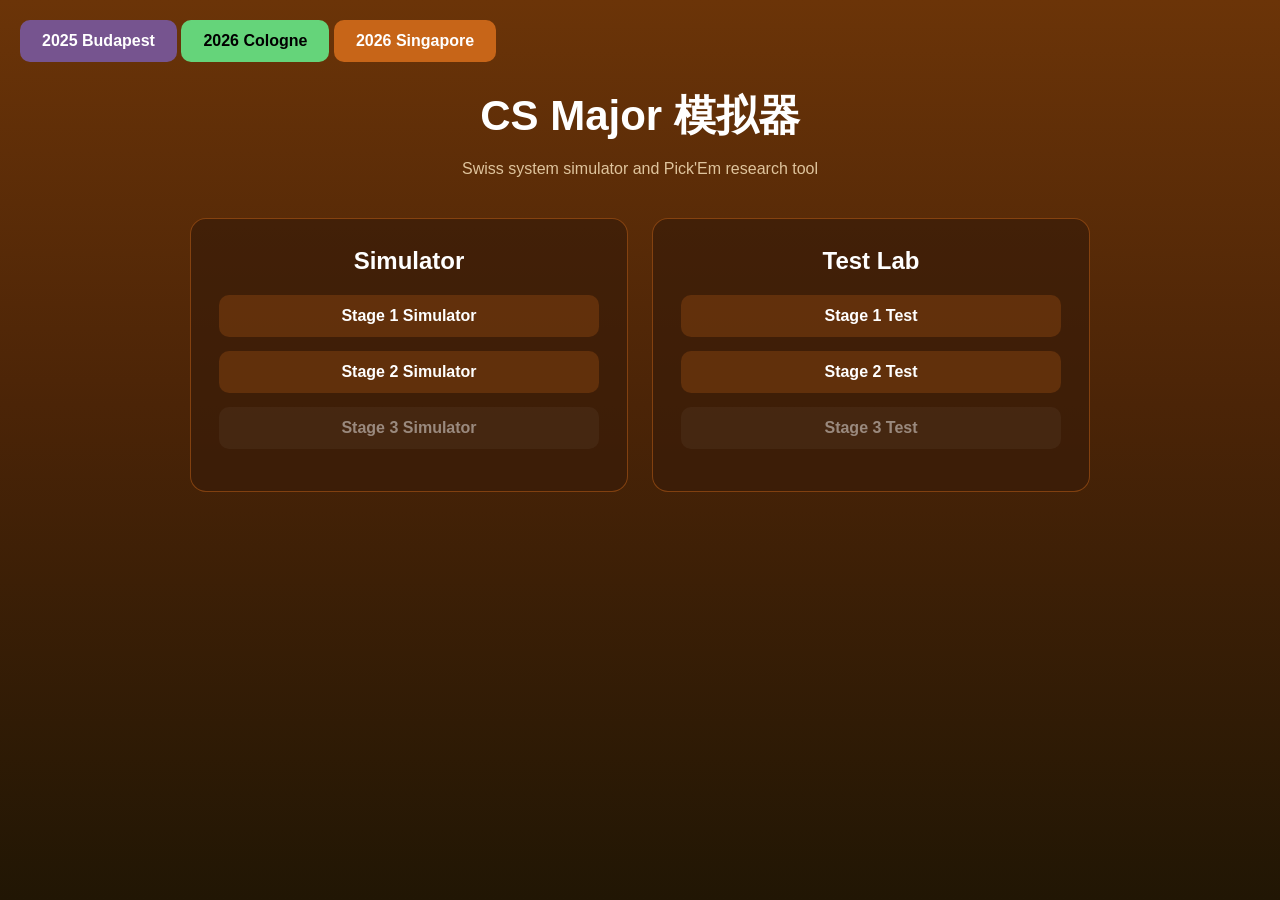
<file: index.html>
<!DOCTYPE html>
<html>
<head>
    <meta charset="UTF-8">
    <meta http-equiv="refresh" content="0; url=web/index.html">
    <title>CS Major Simulator</title>
</head>
<body>
    <p>Redirecting to CS Major Simulator...</p>
</body>
</html>
</file>
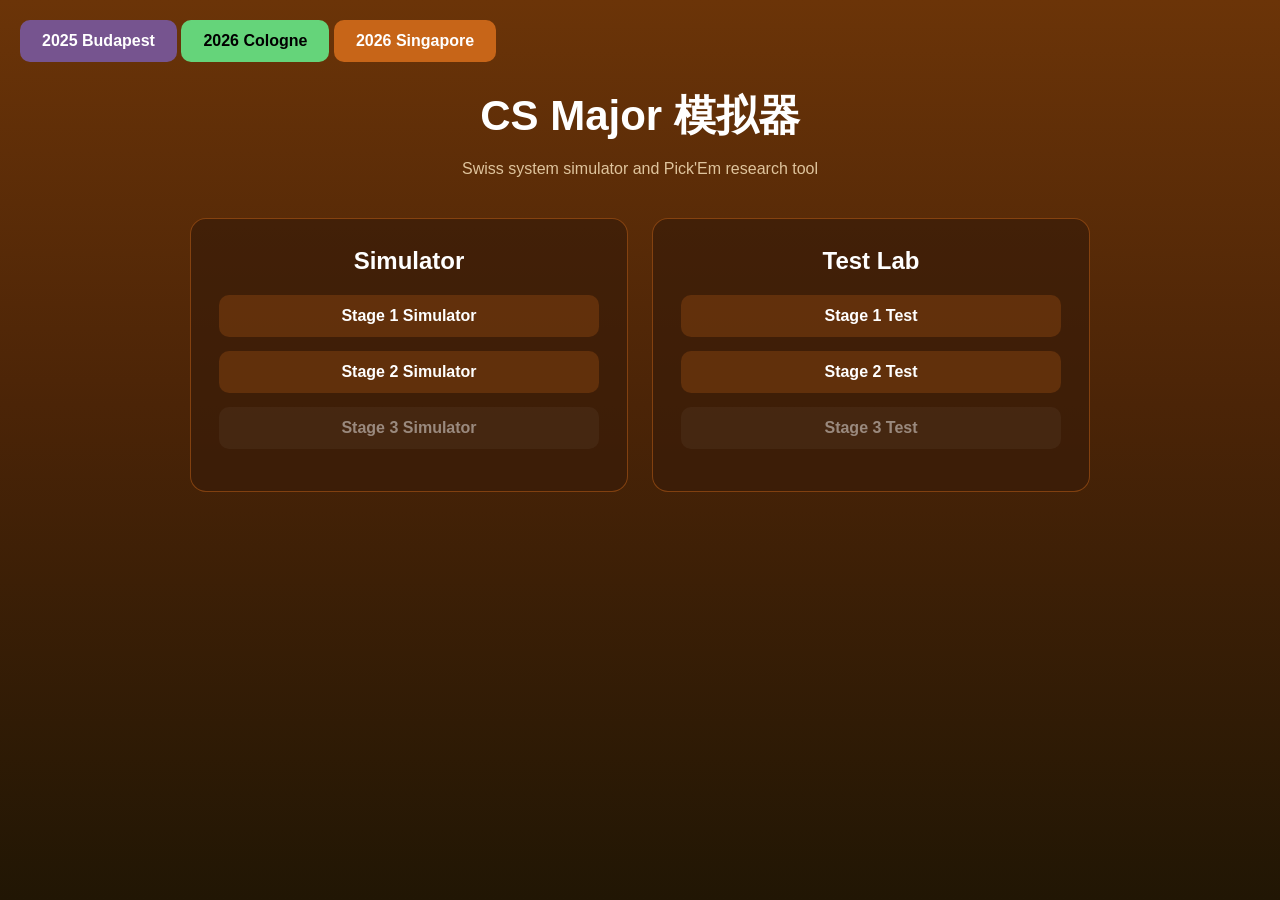
<file: web/index.html>
<!DOCTYPE html>
<html lang="zh">

<head>
    <!-- Google tag (gtag.js) -->
    <script async src="https://www.googletagmanager.com/gtag/js?id=G-K2P338QDGZ"></script>

    <script>
        window.dataLayer = window.dataLayer || [];
        function gtag(){dataLayer.push(arguments);}
        gtag('js', new Date());
        gtag('config', 'G-K2P338QDGZ');
    </script>

    <meta charset="UTF-8">
    <meta name="viewport" content="width=device-width, initial-scale=1.0">
    <title>CS Major Simulator</title>
    <link rel="stylesheet" href="./css/style.css">
</head>

<body>

    <nav class="majorNav">
        <button class="majorButton" data-major-id="2025_budapest">
            2025 Budapest
        </button>

        <button class="majorButton" data-major-id="2026_cologne">
            2026 Cologne
        </button>

        <button class="majorButton" data-major-id="2026_singapore">
            2026 Singapore
        </button>
    </nav>

    <main class="homeContainer">

        <h1>CS Major 模拟器</h1>

        <p class="subtitle">
            Swiss system simulator and Pick'Em research tool
        </p>

        <div class="homeGrid">

            <section class="homeCard">
                <h2>Simulator</h2>

                <a class="majorLockedLink" data-stage-id="stage1" href="./simulator/simulator_stage1/simulator_stage1.html">Stage 1 Simulator</a>
                <a class="majorLockedLink" data-stage-id="stage2" href="./simulator/simulator_stage2/simulator_stage2.html">Stage 2 Simulator</a>
                <a class="majorLockedLink" data-stage-id="stage3" href="./simulator/simulator_stage3/simulator_stage3.html">Stage 3 Simulator</a>
            </section>

            <section class="homeCard">
                <h2>Test Lab</h2>

                <a class="majorLockedLink" data-stage-id="stage1" href="./test/test_stage1/test_stage1.html">Stage 1 Test</a>
                <a class="majorLockedLink" data-stage-id="stage2" href="./test/test_stage2/test_stage2.html">Stage 2 Test</a>
                <a class="majorLockedLink" data-stage-id="stage3" href="./test/test_stage3/test_stage3.html">Stage 3 Test</a>
            </section>

        </div>

    </main>

    <script src="./js/major-data.js"></script>
    <script src="./js/major-manager.js"></script>

</body>

</html>
</file>
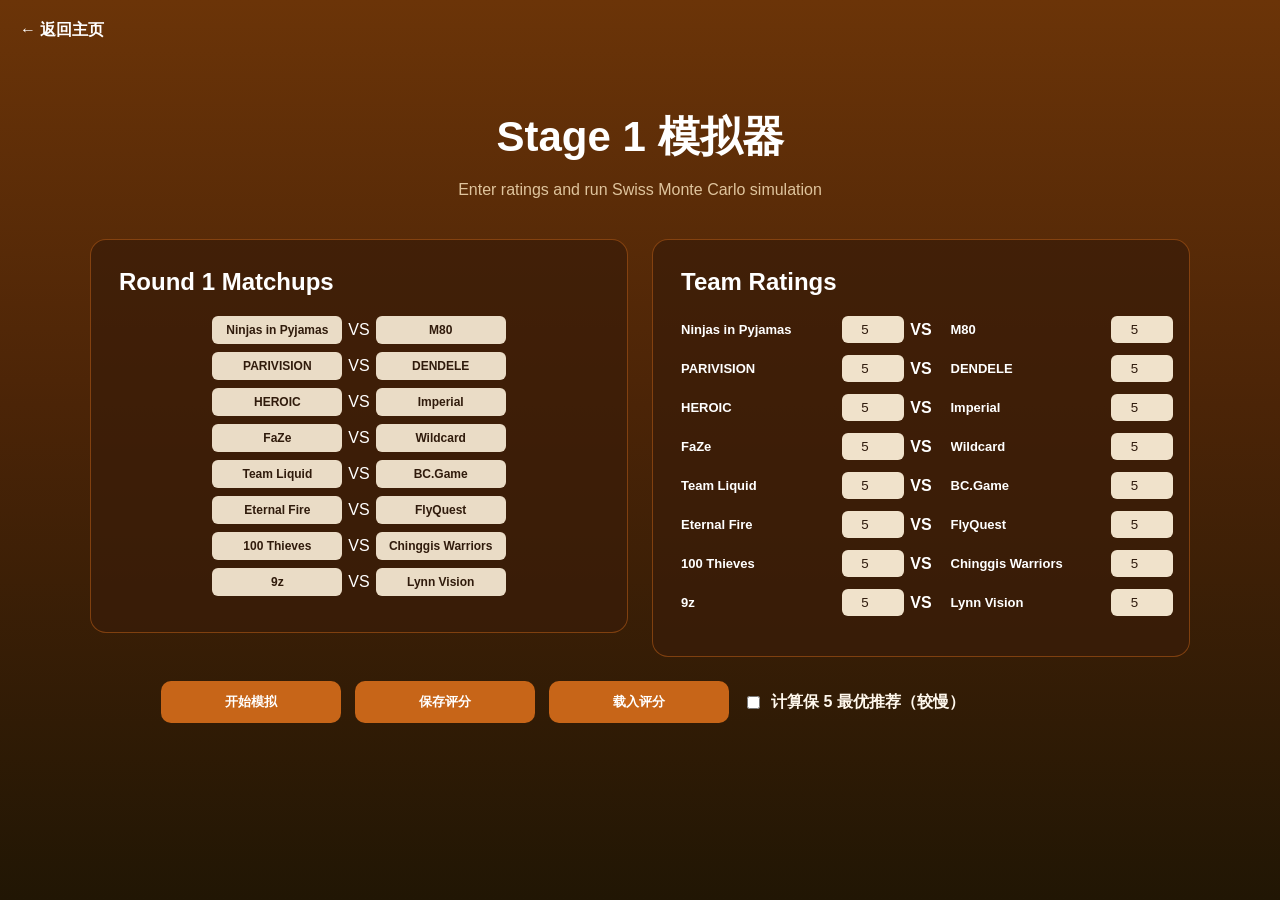
<file: web/simulator/simulator_stage1/simulator_stage1.html>
<!DOCTYPE html>
<html lang="zh">

<head>
    <!-- Google tag (gtag.js) -->
    <script async src="https://www.googletagmanager.com/gtag/js?id=G-K2P338QDGZ"></script>

    <script>
        window.dataLayer = window.dataLayer || [];
        function gtag(){dataLayer.push(arguments);}
        gtag('js', new Date());
        gtag('config', 'G-K2P338QDGZ');
    </script>

    <meta charset="UTF-8">
    <meta name="viewport" content="width=device-width, initial-scale=1.0">
    <title>Stage 1 Simulator</title>
    <link rel="stylesheet" href="../../css/style.css">
</head>

<body>

    <a href="../../index.html" class="backButton">
        ← 返回主页
    </a>

    <main class="testContainer">

        <h1>Stage 1 模拟器</h1>

        <p class="subtitle">
            Enter ratings and run Swiss Monte Carlo simulation
        </p>

        <div class="simulatorLayout">

            <div class="simulatorColumn">
                <section class="homeCard">
                    <h2>Round 1 Matchups</h2>
                    <div id="matchupInputArea"></div>
                </section>
            </div>

            <div class="simulatorColumn">
                <section class="homeCard">
                    <h2>Team Ratings</h2>
                    <div id="ratingInputArea"></div>
                </section>
            </div>

        </div>

        <div class="controlPanel">
            <button id="runSimulationButton">开始模拟</button>
            <button id="saveRatingsButton">保存评分</button>
            <button id="loadRatingsButton">载入评分</button>

            <label class="bestPickemLabel">
                <input type="checkbox" id="bestPickemToggle">
                计算保 5 最优推荐（较慢）
            </label>

            <span id="statusMessage"></span>
        </div>

        <div id="resultsSection">
            <hr>

            <div class="resultsLayout">
                <section>
                    <h2>Simulation Results</h2>
                    <div id="resultArea"></div>
                </section>

                <section>
                    <h2>Pick'Em Recommendation</h2>
                    <div id="bestPickemStatus"></div>
                    <div id="recommendationArea"></div>
                </section>
            </div>
        </div>

    </main>

    <script src="../../js/simulation.js"></script>
    <script src="../../js/montecarlo.js"></script>
    <script src="../../js/recommendation.js"></script>
    <script src="../../js/major-data.js"></script>
    <script src="../../js/major-manager.js"></script>
    <script src="./script_simulator_stage1.js"></script>

</body>

</html>
</file>
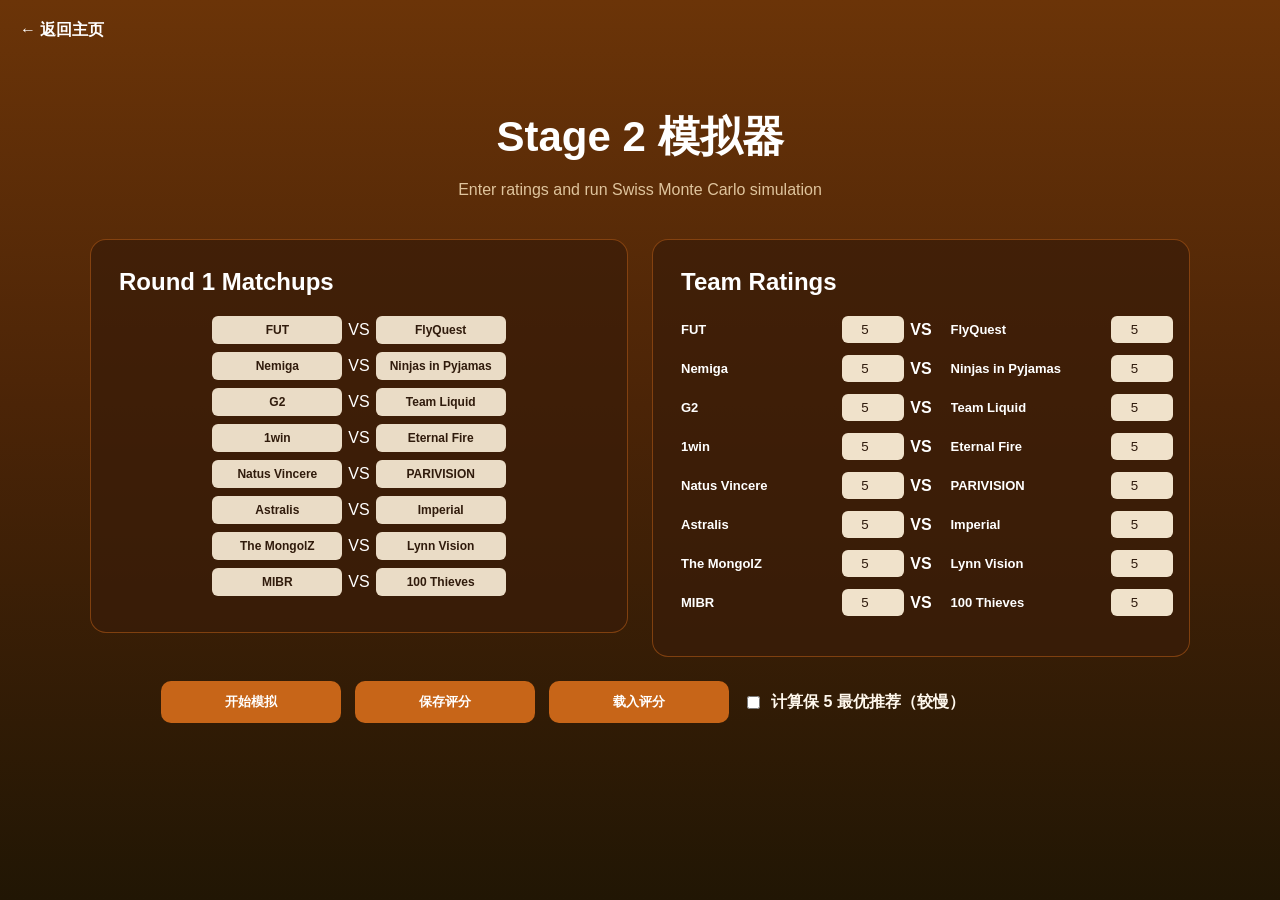
<file: web/simulator/simulator_stage2/simulator_stage2.html>
<!DOCTYPE html>
<html lang="zh">

<head>
    <!-- Google tag (gtag.js) -->
    <script async src="https://www.googletagmanager.com/gtag/js?id=G-K2P338QDGZ"></script>

    <script>
        window.dataLayer = window.dataLayer || [];
        function gtag(){dataLayer.push(arguments);}
        gtag('js', new Date());
        gtag('config', 'G-K2P338QDGZ');
    </script>

    <meta charset="UTF-8">
    <meta name="viewport" content="width=device-width, initial-scale=1.0">
    <title>Stage 2 Simulator</title>
    <link rel="stylesheet" href="../../css/style.css">
</head>

<body>

    <a href="../../index.html" class="backButton">
        ← 返回主页
    </a>

    <main class="testContainer">

        <h1>Stage 2 模拟器</h1>

        <p class="subtitle">
            Enter ratings and run Swiss Monte Carlo simulation
        </p>

        <div class="simulatorLayout">

            <div class="simulatorColumn">
                <section class="homeCard">
                    <h2>Round 1 Matchups</h2>
                    <div id="matchupInputArea"></div>
                </section>
            </div>

            <div class="simulatorColumn">
                <section class="homeCard">
                    <h2>Team Ratings</h2>
                    <div id="ratingInputArea"></div>
                </section>
            </div>

        </div>

        <div class="controlPanel">
            <button id="runSimulationButton">开始模拟</button>
            <button id="saveRatingsButton">保存评分</button>
            <button id="loadRatingsButton">载入评分</button>

            <label class="bestPickemLabel">
                <input type="checkbox" id="bestPickemToggle">
                计算保 5 最优推荐（较慢）
            </label>

            <span id="statusMessage"></span>
        </div>

        <div id="resultsSection">
            <hr>

            <div class="resultsLayout">
                <section>
                    <h2>Simulation Results</h2>
                    <div id="resultArea"></div>
                </section>

                <section>
                    <h2>Pick'Em Recommendation</h2>
                    <div id="bestPickemStatus"></div>
                    <div id="recommendationArea"></div>
                </section>
            </div>
        </div>

    </main>

    <script src="../../js/simulation.js"></script>
    <script src="../../js/montecarlo.js"></script>
    <script src="../../js/recommendation.js"></script>
    <script src="../../js/major-data.js"></script>
    <script src="../../js/major-manager.js"></script>
    <script src="./script_simulator_stage2.js"></script>

</body>

</html>
</file>
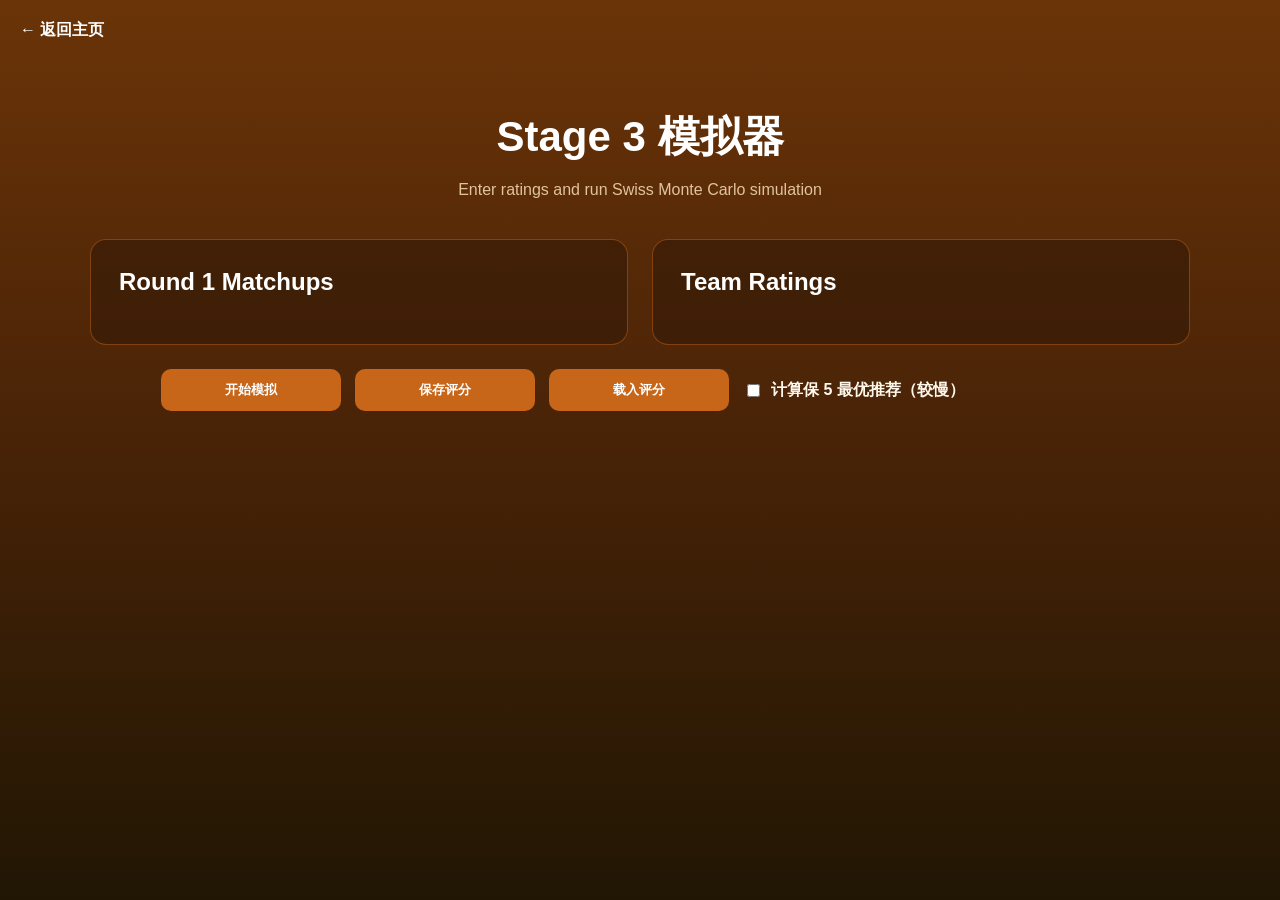
<file: web/simulator/simulator_stage3/simulator_stage3.html>
<!DOCTYPE html>
<html lang="zh">

<head>
    <!-- Google tag (gtag.js) -->
    <script async src="https://www.googletagmanager.com/gtag/js?id=G-K2P338QDGZ"></script>

    <script>
        window.dataLayer = window.dataLayer || [];
        function gtag(){dataLayer.push(arguments);}
        gtag('js', new Date());
        gtag('config', 'G-K2P338QDGZ');
    </script>

    <meta charset="UTF-8">
    <meta name="viewport" content="width=device-width, initial-scale=1.0">
    <title>Stage 3 Simulator</title>
    <link rel="stylesheet" href="../../css/style.css">
</head>

<body>

    <a href="../../index.html" class="backButton">
        ← 返回主页
    </a>

    <main class="testContainer">

        <h1>Stage 3 模拟器</h1>

        <p class="subtitle">
            Enter ratings and run Swiss Monte Carlo simulation
        </p>

        <div class="simulatorLayout">

            <div class="simulatorColumn">
                <section class="homeCard">
                    <h2>Round 1 Matchups</h2>
                    <div id="matchupInputArea"></div>
                </section>
            </div>

            <div class="simulatorColumn">
                <section class="homeCard">
                    <h2>Team Ratings</h2>
                    <div id="ratingInputArea"></div>
                </section>
            </div>

        </div>

        <div class="controlPanel">
            <button id="runSimulationButton">开始模拟</button>
            <button id="saveRatingsButton">保存评分</button>
            <button id="loadRatingsButton">载入评分</button>

            <label class="bestPickemLabel">
                <input type="checkbox" id="bestPickemToggle">
                计算保 5 最优推荐（较慢）
            </label>

            <span id="statusMessage"></span>
        </div>

        <div id="resultsSection">
            <hr>

            <div class="resultsLayout">
                <section>
                    <h2>Simulation Results</h2>
                    <div id="resultArea"></div>
                </section>

                <section>
                    <h2>Pick'Em Recommendation</h2>
                    <div id="bestPickemStatus"></div>
                    <div id="recommendationArea"></div>
                </section>
            </div>
        </div>

    </main>

    <script src="../../js/simulation.js"></script>
    <script src="../../js/montecarlo.js"></script>
    <script src="../../js/recommendation.js"></script>
    <script src="../../js/major-data.js"></script>
    <script src="../../js/major-manager.js"></script>
    <script src="./script_simulator_stage3.js"></script>

</body>

</html>
</file>
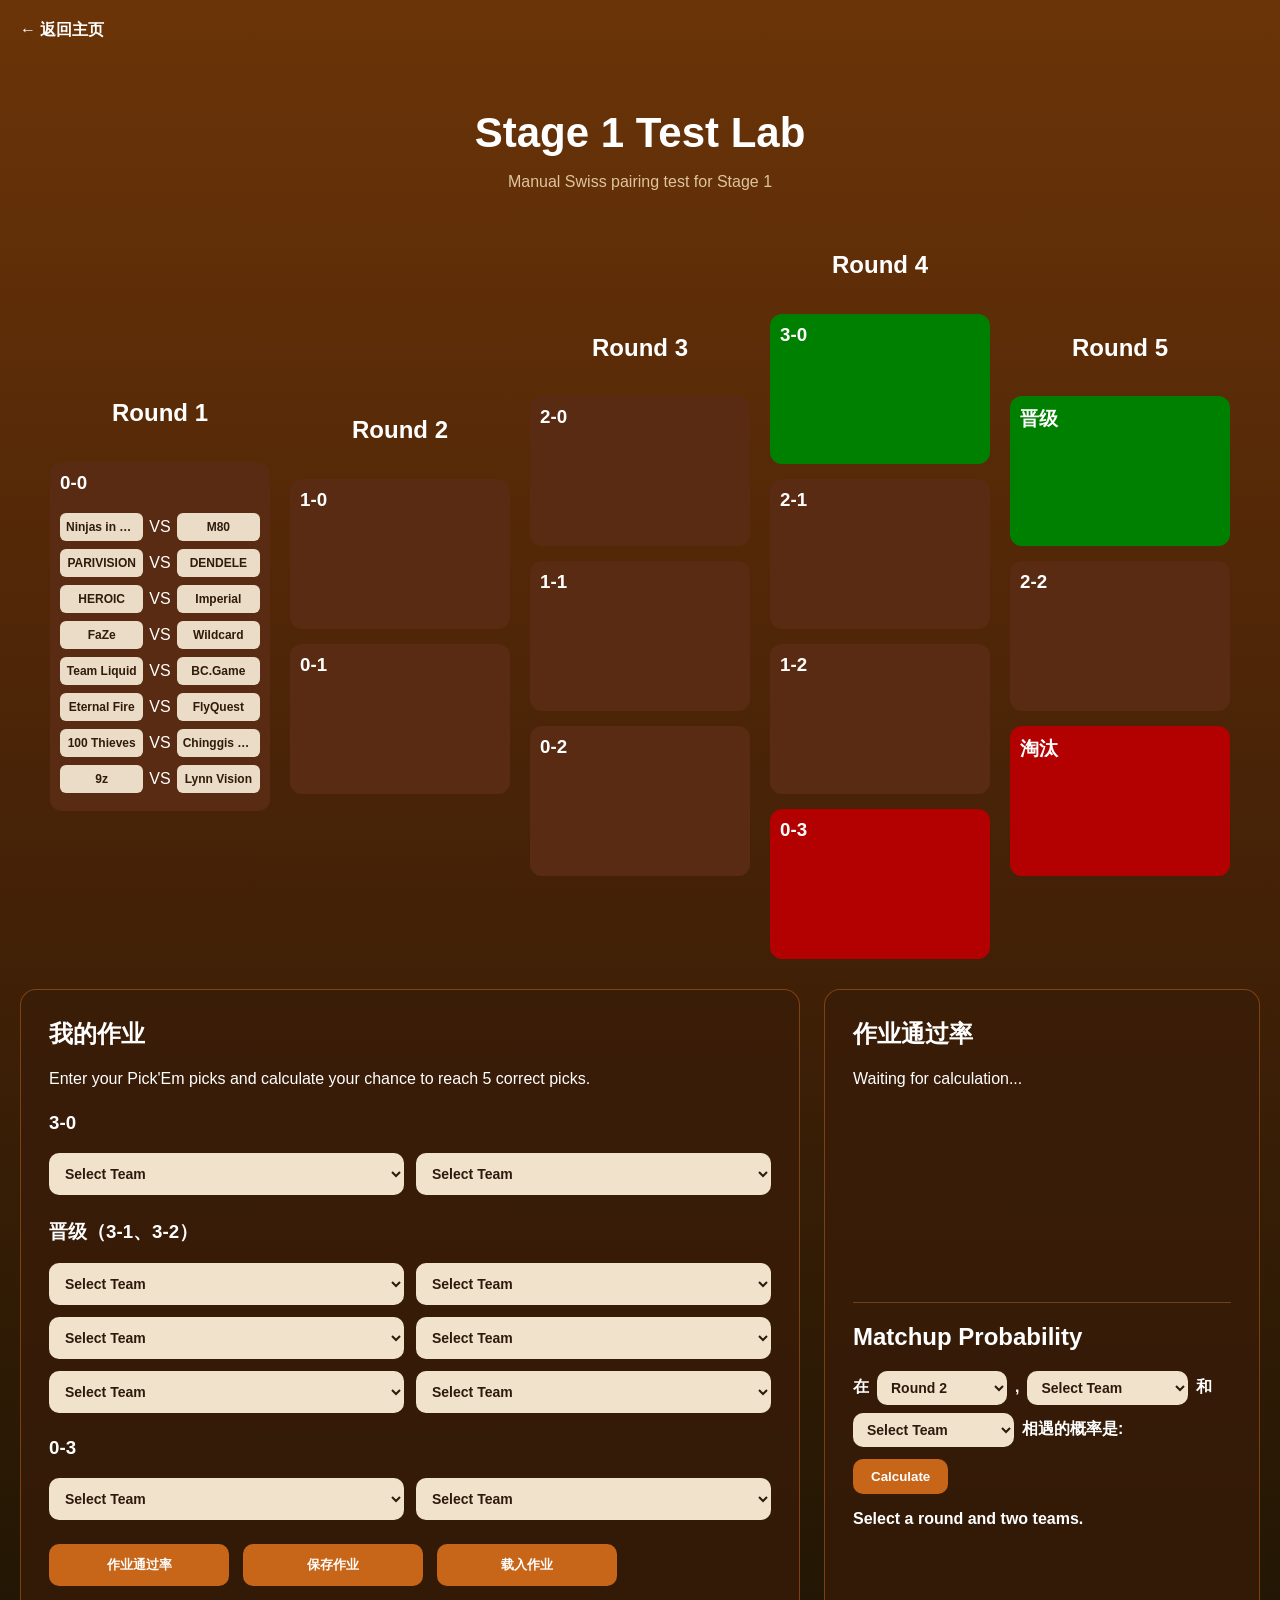
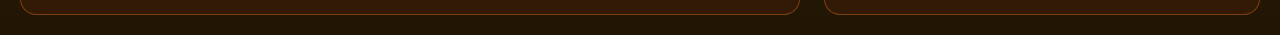
<file: web/test/test_stage1/test_stage1.html>
<!DOCTYPE html>
<html lang="zh">

<head>
    <!-- Google tag (gtag.js) -->
    <script async src="https://www.googletagmanager.com/gtag/js?id=G-K2P338QDGZ"></script>

    <script>
        window.dataLayer = window.dataLayer || [];
        function gtag(){dataLayer.push(arguments);}
        gtag('js', new Date());
        gtag('config', 'G-K2P338QDGZ');
    </script>

    <meta charset="UTF-8">
    <meta name="viewport" content="width=device-width, initial-scale=1.0">
    <title>Stage 1 Test Lab</title>
    <link rel="stylesheet" href="../../css/style.css">
</head>

<body>

    <a href="../../index.html" class="backButton">← 返回主页</a>

    <main class="testContainer">

        <h1>Stage 1 Test Lab</h1>

        <p class="subtitle">Manual Swiss pairing test for Stage 1</p>

        <div class="swissBoard">

            <section class="roundColumn">
                <h2>Round 1</h2>
                <div id="zeroZero" class="recordBox"><h3>0-0</h3></div>
            </section>

            <section class="roundColumn">
                <h2>Round 2</h2>
                <div id="oneZero" class="recordBox"><h3>1-0</h3></div>
                <div id="zeroOne" class="recordBox"><h3>0-1</h3></div>
            </section>

            <section class="roundColumn">
                <h2>Round 3</h2>
                <div id="twoZero" class="recordBox"><h3>2-0</h3></div>
                <div id="oneOne" class="recordBox"><h3>1-1</h3></div>
                <div id="zeroTwo" class="recordBox"><h3>0-2</h3></div>
            </section>

            <section class="roundColumn">
                <h2>Round 4</h2>
                <div id="threeZero" class="qualifiedBox"><h3>3-0</h3></div>
                <div id="twoOne" class="recordBox"><h3>2-1</h3></div>
                <div id="oneTwo" class="recordBox"><h3>1-2</h3></div>
                <div id="zeroThree" class="eliminatedBox"><h3>0-3</h3></div>
            </section>

            <section class="roundColumn">
                <h2>Round 5</h2>
                <div id="advancedFinal" class="qualifiedBox"><h3>晋级</h3></div>
                <div id="twoTwo" class="recordBox"><h3>2-2</h3></div>
                <div id="eliminatedFinal" class="eliminatedBox"><h3>淘汰</h3></div>
            </section>

        </div>

        <section class="pickemTrackerContainer">

            <div class="homeCard">
                <h2>我的作业</h2>

                <p>
                    Enter your Pick'Em picks and calculate
                    your chance to reach 5 correct picks.
                </p>

                <div id="myPickemArea">
                    <div class="pickemGroup">
                        <h3>3-0</h3>
                        <div class="pickemSelectGrid">
                            <select id="threeZeroPick1" class="pickemSelect"></select>
                            <select id="threeZeroPick2" class="pickemSelect"></select>
                        </div>
                    </div>

                    <div class="pickemGroup">
                        <h3>晋级（3-1、3-2）</h3>
                        <div class="pickemSelectGrid">
                            <select id="advancePick1" class="pickemSelect"></select>
                            <select id="advancePick2" class="pickemSelect"></select>
                            <select id="advancePick3" class="pickemSelect"></select>
                            <select id="advancePick4" class="pickemSelect"></select>
                            <select id="advancePick5" class="pickemSelect"></select>
                            <select id="advancePick6" class="pickemSelect"></select>
                        </div>
                    </div>

                    <div class="pickemGroup">
                        <h3>0-3</h3>
                        <div class="pickemSelectGrid">
                            <select id="zeroThreePick1" class="pickemSelect"></select>
                            <select id="zeroThreePick2" class="pickemSelect"></select>
                        </div>
                    </div>
                </div>

                <div class="controlPanel">
                    <button id="calculateMyPickemButton">作业通过率</button>
                    <button id="savePickemButton">保存作业</button>
                    <button id="loadPickemButton">载入作业</button>
                    <span id="statusMessage"></span>
                </div>
            </div>

            <div class="homeCard pickemResultCard">
                <div class="pickemResultPane">
                    <h2>作业通过率</h2>
                    <div id="myPickemResultArea">
                        Waiting for calculation...
                    </div>
                </div>

                <div class="matchupProbabilityTool">
                    <h2>Matchup Probability</h2>

                    <div class="matchupSentence">
                        <span>在</span>
                        <select id="matchupRoundSelect" class="matchupSelect">
                            <option value="2">Round 2</option>
                            <option value="3">Round 3</option>
                            <option value="4">Round 4</option>
                            <option value="5">Round 5</option>
                        </select>
                        <span>,</span>
                        <select id="matchupTeamASelect" class="matchupSelect"></select>
                        <span>和</span>
                        <select id="matchupTeamBSelect" class="matchupSelect"></select>
                        <span>相遇的概率是:</span>
                    </div>

                    <button id="calculateMatchupProbabilityButton" class="matchupProbabilityButton">
                        Calculate
                    </button>

                    <div id="matchupProbabilityResult" class="matchupProbabilityResult">
                        Select a round and two teams.
                    </div>
                </div>
            </div>

        </section>

    </main>

    <script src="../../js/simulation.js"></script>
    <script src="../../js/major-data.js"></script>
    <script src="../../js/major-manager.js"></script>
    <script src="./script_test_stage1.js"></script>
    <script src="../../js/matchupProbability.js"></script>

</body>

</html>
</file>
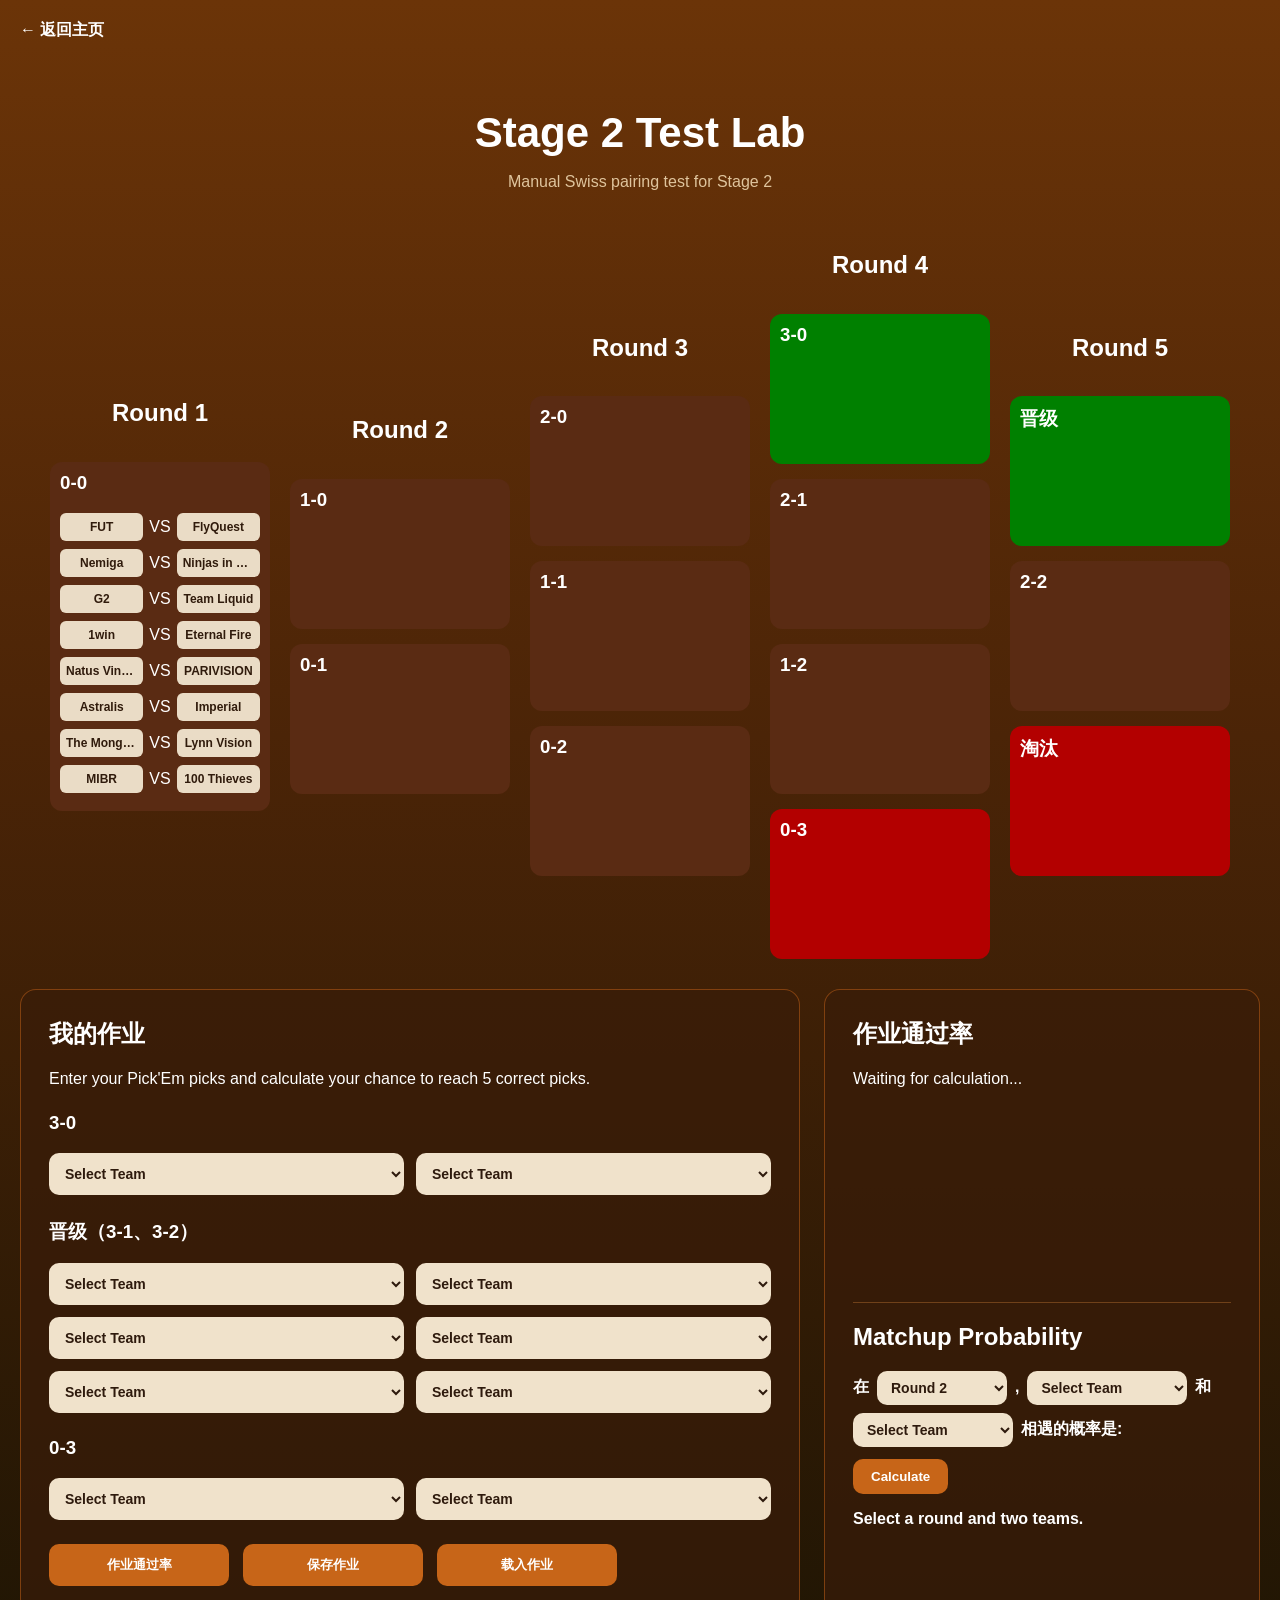
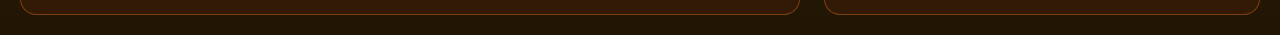
<file: web/test/test_stage2/test_stage2.html>
<!DOCTYPE html>
<html lang="zh">

<head>
    <!-- Google tag (gtag.js) -->
    <script async src="https://www.googletagmanager.com/gtag/js?id=G-K2P338QDGZ"></script>

    <script>
        window.dataLayer = window.dataLayer || [];
        function gtag(){dataLayer.push(arguments);}
        gtag('js', new Date());
        gtag('config', 'G-K2P338QDGZ');
    </script>

    <meta charset="UTF-8">
    <meta name="viewport" content="width=device-width, initial-scale=1.0">
    <title>Stage 2 Test Lab</title>
    <link rel="stylesheet" href="../../css/style.css">
</head>

<body>

    <a href="../../index.html" class="backButton">← 返回主页</a>

    <main class="testContainer">

        <h1>Stage 2 Test Lab</h1>

        <p class="subtitle">Manual Swiss pairing test for Stage 2</p>

        <div class="swissBoard">

            <section class="roundColumn">
                <h2>Round 1</h2>
                <div id="zeroZero" class="recordBox"><h3>0-0</h3></div>
            </section>

            <section class="roundColumn">
                <h2>Round 2</h2>
                <div id="oneZero" class="recordBox"><h3>1-0</h3></div>
                <div id="zeroOne" class="recordBox"><h3>0-1</h3></div>
            </section>

            <section class="roundColumn">
                <h2>Round 3</h2>
                <div id="twoZero" class="recordBox"><h3>2-0</h3></div>
                <div id="oneOne" class="recordBox"><h3>1-1</h3></div>
                <div id="zeroTwo" class="recordBox"><h3>0-2</h3></div>
            </section>

            <section class="roundColumn">
                <h2>Round 4</h2>
                <div id="threeZero" class="qualifiedBox"><h3>3-0</h3></div>
                <div id="twoOne" class="recordBox"><h3>2-1</h3></div>
                <div id="oneTwo" class="recordBox"><h3>1-2</h3></div>
                <div id="zeroThree" class="eliminatedBox"><h3>0-3</h3></div>
            </section>

            <section class="roundColumn">
                <h2>Round 5</h2>
                <div id="advancedFinal" class="qualifiedBox"><h3>晋级</h3></div>
                <div id="twoTwo" class="recordBox"><h3>2-2</h3></div>
                <div id="eliminatedFinal" class="eliminatedBox"><h3>淘汰</h3></div>
            </section>

        </div>

        <section class="pickemTrackerContainer">

            <div class="homeCard">
                <h2>我的作业</h2>

                <p>
                    Enter your Pick'Em picks and calculate
                    your chance to reach 5 correct picks.
                </p>

                <div id="myPickemArea">
                    <div class="pickemGroup">
                        <h3>3-0</h3>
                        <div class="pickemSelectGrid">
                            <select id="threeZeroPick1" class="pickemSelect"></select>
                            <select id="threeZeroPick2" class="pickemSelect"></select>
                        </div>
                    </div>

                    <div class="pickemGroup">
                        <h3>晋级（3-1、3-2）</h3>
                        <div class="pickemSelectGrid">
                            <select id="advancePick1" class="pickemSelect"></select>
                            <select id="advancePick2" class="pickemSelect"></select>
                            <select id="advancePick3" class="pickemSelect"></select>
                            <select id="advancePick4" class="pickemSelect"></select>
                            <select id="advancePick5" class="pickemSelect"></select>
                            <select id="advancePick6" class="pickemSelect"></select>
                        </div>
                    </div>

                    <div class="pickemGroup">
                        <h3>0-3</h3>
                        <div class="pickemSelectGrid">
                            <select id="zeroThreePick1" class="pickemSelect"></select>
                            <select id="zeroThreePick2" class="pickemSelect"></select>
                        </div>
                    </div>
                </div>

                <div class="controlPanel">
                    <button id="calculateMyPickemButton">作业通过率</button>
                    <button id="savePickemButton">保存作业</button>
                    <button id="loadPickemButton">载入作业</button>
                    <span id="statusMessage"></span>
                </div>
            </div>

            <div class="homeCard pickemResultCard">
                <div class="pickemResultPane">
                    <h2>作业通过率</h2>
                    <div id="myPickemResultArea">
                        Waiting for calculation...
                    </div>
                </div>

                <div class="matchupProbabilityTool">
                    <h2>Matchup Probability</h2>

                    <div class="matchupSentence">
                        <span>在</span>
                        <select id="matchupRoundSelect" class="matchupSelect">
                            <option value="2">Round 2</option>
                            <option value="3">Round 3</option>
                            <option value="4">Round 4</option>
                            <option value="5">Round 5</option>
                        </select>
                        <span>,</span>
                        <select id="matchupTeamASelect" class="matchupSelect"></select>
                        <span>和</span>
                        <select id="matchupTeamBSelect" class="matchupSelect"></select>
                        <span>相遇的概率是:</span>
                    </div>

                    <button id="calculateMatchupProbabilityButton" class="matchupProbabilityButton">
                        Calculate
                    </button>

                    <div id="matchupProbabilityResult" class="matchupProbabilityResult">
                        Select a round and two teams.
                    </div>
                </div>
            </div>

        </section>

    </main>

    <script src="../../js/simulation.js"></script>
    <script src="../../js/major-data.js"></script>
    <script src="../../js/major-manager.js"></script>
    <script src="./script_test_stage2.js"></script>
    <script src="../../js/matchupProbability.js"></script>

</body>

</html>
</file>
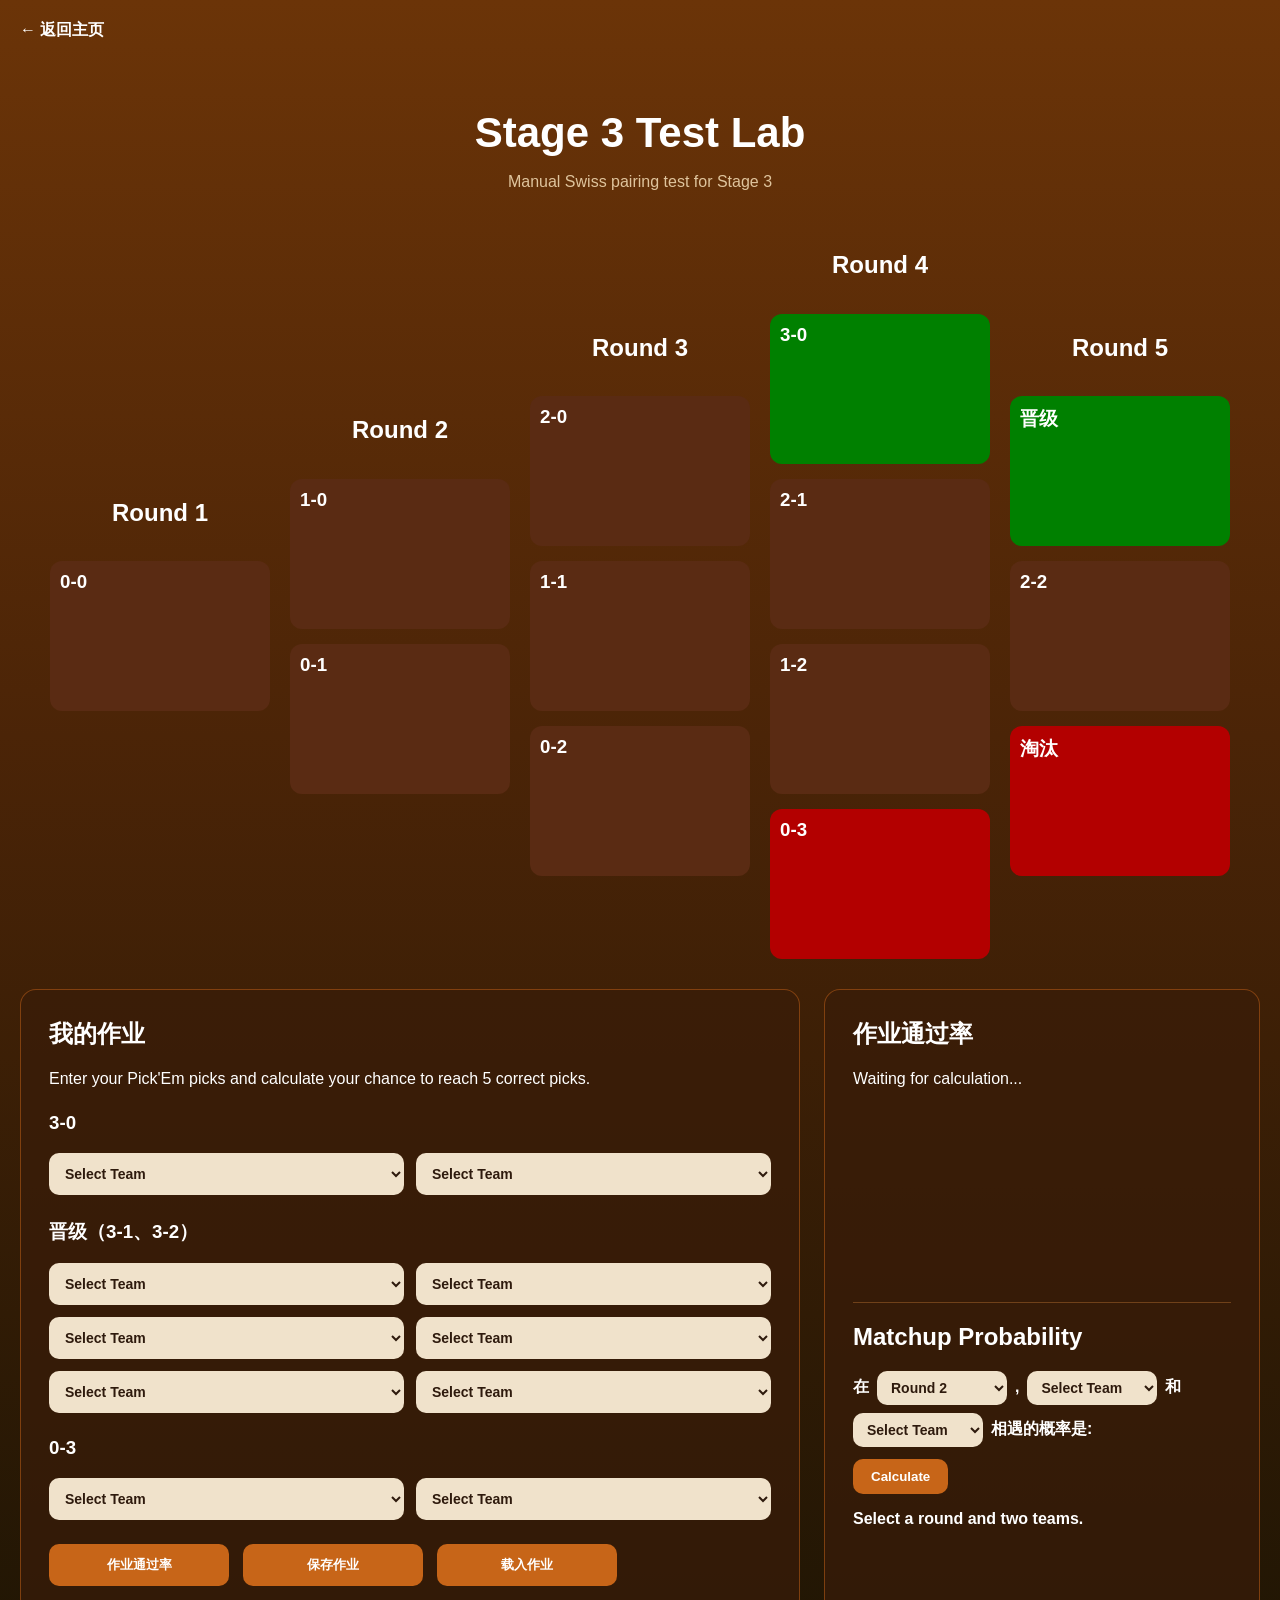
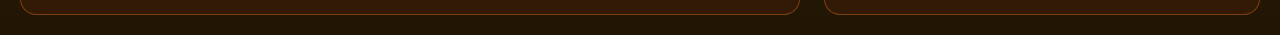
<file: web/test/test_stage3/test_stage3.html>
<!DOCTYPE html>
<html lang="zh">

<head>
    <!-- Google tag (gtag.js) -->
    <script async src="https://www.googletagmanager.com/gtag/js?id=G-K2P338QDGZ"></script>

    <script>
        window.dataLayer = window.dataLayer || [];
        function gtag(){dataLayer.push(arguments);}
        gtag('js', new Date());
        gtag('config', 'G-K2P338QDGZ');
    </script>

    <meta charset="UTF-8">
    <meta name="viewport" content="width=device-width, initial-scale=1.0">
    <title>Stage 3 Test Lab</title>
    <link rel="stylesheet" href="../../css/style.css">
</head>

<body>

    <a href="../../index.html" class="backButton">← 返回主页</a>

    <main class="testContainer">

        <h1>Stage 3 Test Lab</h1>

        <p class="subtitle">Manual Swiss pairing test for Stage 3</p>

        <div class="swissBoard">

            <section class="roundColumn">
                <h2>Round 1</h2>
                <div id="zeroZero" class="recordBox"><h3>0-0</h3></div>
            </section>

            <section class="roundColumn">
                <h2>Round 2</h2>
                <div id="oneZero" class="recordBox"><h3>1-0</h3></div>
                <div id="zeroOne" class="recordBox"><h3>0-1</h3></div>
            </section>

            <section class="roundColumn">
                <h2>Round 3</h2>
                <div id="twoZero" class="recordBox"><h3>2-0</h3></div>
                <div id="oneOne" class="recordBox"><h3>1-1</h3></div>
                <div id="zeroTwo" class="recordBox"><h3>0-2</h3></div>
            </section>

            <section class="roundColumn">
                <h2>Round 4</h2>
                <div id="threeZero" class="qualifiedBox"><h3>3-0</h3></div>
                <div id="twoOne" class="recordBox"><h3>2-1</h3></div>
                <div id="oneTwo" class="recordBox"><h3>1-2</h3></div>
                <div id="zeroThree" class="eliminatedBox"><h3>0-3</h3></div>
            </section>

            <section class="roundColumn">
                <h2>Round 5</h2>
                <div id="advancedFinal" class="qualifiedBox"><h3>晋级</h3></div>
                <div id="twoTwo" class="recordBox"><h3>2-2</h3></div>
                <div id="eliminatedFinal" class="eliminatedBox"><h3>淘汰</h3></div>
            </section>

        </div>

        <section class="pickemTrackerContainer">

            <div class="homeCard">
                <h2>我的作业</h2>

                <p>
                    Enter your Pick'Em picks and calculate
                    your chance to reach 5 correct picks.
                </p>

                <div id="myPickemArea">
                    <div class="pickemGroup">
                        <h3>3-0</h3>
                        <div class="pickemSelectGrid">
                            <select id="threeZeroPick1" class="pickemSelect"></select>
                            <select id="threeZeroPick2" class="pickemSelect"></select>
                        </div>
                    </div>

                    <div class="pickemGroup">
                        <h3>晋级（3-1、3-2）</h3>
                        <div class="pickemSelectGrid">
                            <select id="advancePick1" class="pickemSelect"></select>
                            <select id="advancePick2" class="pickemSelect"></select>
                            <select id="advancePick3" class="pickemSelect"></select>
                            <select id="advancePick4" class="pickemSelect"></select>
                            <select id="advancePick5" class="pickemSelect"></select>
                            <select id="advancePick6" class="pickemSelect"></select>
                        </div>
                    </div>

                    <div class="pickemGroup">
                        <h3>0-3</h3>
                        <div class="pickemSelectGrid">
                            <select id="zeroThreePick1" class="pickemSelect"></select>
                            <select id="zeroThreePick2" class="pickemSelect"></select>
                        </div>
                    </div>
                </div>

                <div class="controlPanel">
                    <button id="calculateMyPickemButton">作业通过率</button>
                    <button id="savePickemButton">保存作业</button>
                    <button id="loadPickemButton">载入作业</button>
                    <span id="statusMessage"></span>
                </div>
            </div>

            <div class="homeCard pickemResultCard">
                <div class="pickemResultPane">
                    <h2>作业通过率</h2>
                    <div id="myPickemResultArea">
                        Waiting for calculation...
                    </div>
                </div>

                <div class="matchupProbabilityTool">
                    <h2>Matchup Probability</h2>

                    <div class="matchupSentence">
                        <span>在</span>
                        <select id="matchupRoundSelect" class="matchupSelect">
                            <option value="2">Round 2</option>
                            <option value="3">Round 3</option>
                            <option value="4">Round 4</option>
                            <option value="5">Round 5</option>
                        </select>
                        <span>,</span>
                        <select id="matchupTeamASelect" class="matchupSelect"></select>
                        <span>和</span>
                        <select id="matchupTeamBSelect" class="matchupSelect"></select>
                        <span>相遇的概率是:</span>
                    </div>

                    <button id="calculateMatchupProbabilityButton" class="matchupProbabilityButton">
                        Calculate
                    </button>

                    <div id="matchupProbabilityResult" class="matchupProbabilityResult">
                        Select a round and two teams.
                    </div>
                </div>
            </div>

        </section>

    </main>

    <script src="../../js/simulation.js"></script>
    <script src="../../js/major-data.js"></script>
    <script src="../../js/major-manager.js"></script>
    <script src="./script_test_stage3.js"></script>
    <script src="../../js/matchupProbability.js"></script>

</body>

</html>
</file>
<file: web/css/style.css>
/* 基础样式：如果 JS 没加载成功，会先退回到这套黑白样式。 */
body {
    margin: 0;
    min-height: 100vh;
    background: white;
    color: black;
    font-family: Arial, sans-serif;
}

/* Cologne 主题：现在是网站默认主题，也可以通过 2026 Cologne 按钮重新选择。 */
body.theme-2026-cologne {
    background:
        linear-gradient(
            to bottom,
            #1a7f42 0%,
            #175a32 45%,
            #02290f 100%
        );

    color: white;
}

/* Singapore 主题：参考赛事页面，橙棕色从上到下逐渐变深。 */
body.theme-2026-singapore {
    background:
        linear-gradient(
            to bottom,
            #6b3408 0%,
            #4b2407 45%,
            #211604 100%
        );

    color: white;
}

/* Budapest 主题：暗红到紫黑的渐变，匹配用户提供的 Major 参考图。 */
body.theme-2025-budapest {
    background:
        linear-gradient(
            to bottom,
            #4a1e2a 0%,
            #34263a 45%,
            #17111f 100%
        );

    color: white;
}

.homeContainer {
    max-width: 900px;
    margin: 0 auto;
    padding: 60px 24px;
    text-align: center;
}

/* 首页左上角 Major 切换按钮区域。 */
.majorNav {
    position: absolute;
    top: 20px;
    left: 20px;
}

.majorButton {
    padding: 12px 22px;
    border: 1px solid black;
    border-radius: 10px;
    background-color: white;
    color: black;
    font-size: 16px;
    font-weight: bold;
    cursor: pointer;
}

.majorButton:hover {
    filter: brightness(1.1);
}

/* Major 按钮保持自己的代表色，不跟着当前页面主题一起变色。 */
.majorButton[data-major-id="2025_budapest"] {
    border: none;
    background-color: #76548f;
    color: white;
}

.majorButton[data-major-id="2026_cologne"] {
    border: none;
    background-color: #65d47a;
    color: black;
}

.majorButton[data-major-id="2026_singapore"] {
    border: none;
    background-color: #c76518;
    color: white;
}

.majorLockedLink.isUnavailable {
    opacity: 0.48;
    cursor: not-allowed;
    filter: grayscale(0.8);
}

h1 {
    font-size: 42px;
    margin-bottom: 10px;
}

.subtitle {
    color: black;
    margin-bottom: 40px;
}

.homeGrid {
    display: grid;
    grid-template-columns: repeat(2, 1fr);
    gap: 24px;
}

.homeCard {
    background-color: white;
    border: 1px solid black;
    border-radius: 16px;
    color: black;
    padding: 28px;
}

.homeCard h2 {
    margin-top: 0;
}

.homeCard a {
    display: block;
    margin: 14px 0;
    padding: 12px;
    border-radius: 10px;
    border: 1px solid black;
    background-color: white;
    color: black;
    text-decoration: none;
    font-weight: bold;
}

.homeCard a:hover {
    background-color: #f0f0f0;
}

/* Major 已经有默认值，所以 stage/test 链接默认就是可用状态。 */
body:not(.major-selected) .majorLockedLink {
    opacity: 1;
    cursor: pointer;
}

body.major-selected .majorLockedLink {
    opacity: 1;
    cursor: pointer;
}

/* =========================
   Back Button
========================= */

.backButton {
    display: inline-block;

    margin: 20px;

    color: inherit;

    text-decoration: none;

    font-weight: bold;
}


/* =========================
   Test Page
========================= */

.testContainer {

    padding: 20px;
}

.testContainer h1 {

    text-align: center;

    margin-bottom: 10px;
}

.testContainer .subtitle {

    text-align: center;

    margin-bottom: 40px;
}


/* =========================
   Swiss Board
========================= */

.swissBoard {

    display: flex;

    gap: 20px;

    justify-content: center;

    align-items: flex-start;
}


/* =========================
   Round Column
========================= */

.roundColumn {

    display: flex;

    flex-direction: column;

    gap: 15px;

    justify-content: center;
}

.roundColumn h2 {

    text-align: center;
}


/* =========================
   Boxes
========================= */

.recordBox,
.qualifiedBox,
.eliminatedBox {

    width: 220px;

    min-height: 150px;

    border-radius: 12px;

    padding: 10px;

    box-sizing: border-box;

    border: 1px solid black;

    color: black;
}

.recordBox {

    background-color: white;
}

.qualifiedBox {

    background-color: white;
}

.eliminatedBox {

    background-color: white;
}


/* =========================
   Record Labels
========================= */

.recordBox h3,
.qualifiedBox h3,
.eliminatedBox h3 {

    margin-top: 0;
}

.swissBoard {

    display: flex;

    gap: 20px;

    justify-content: center;

    align-items: center;

    margin-top: 10px;
}

/* =========================
   Match Card
========================= */

.matchCard {

    display: flex;

    align-items: center;

    justify-content: center;

    gap: 6px;

    margin-bottom: 8px;
}


/* =========================
   Team Button
========================= */

.teamButton {

    width: 130px;

    height: 28px;

    border: 1px solid black;

    border-radius: 6px;

    background-color: white;

    cursor: pointer;

    font-size: 12px;

    font-weight: bold;

    white-space: nowrap;

    overflow: hidden;

    text-overflow: ellipsis;
}

.teamButton:hover {

    transform: scale(1.03);
}


/* =========================
   Winner
========================= */

.winnerButton {

    background-color: black;

    color: white;
}


/* =========================
   Loser
========================= */

.loserButton {

    background-color: white;

    color: black;
}

.teamCard {
    background-color: white;
    border: 1px solid black;
    color: black;
    padding: 8px;
    margin-bottom: 8px;
    border-radius: 8px;
    font-size: 13px;
    font-weight: bold;
    text-align: center;
}

/* =========================
   Simulator Page
========================= */

.simulatorLayout {
    display: grid;
    grid-template-columns: 1fr 1fr;
    gap: 24px;
    max-width: 1100px;
    margin: 0 auto;
}

.ratingRow {
    display: flex;
    align-items: center;
    justify-content: space-between;
    gap: 14px;
    margin-bottom: 10px;
}

.ratingRow span {
    font-weight: bold;
}

.ratingInput {
    width: 70px;
    padding: 6px;
    border-radius: 6px;
    border: 1px solid black;
    text-align: center;
}

.mainButton {
    margin-top: 20px;
    width: 100%;
    padding: 12px;
    border: 1px solid black;
    border-radius: 10px;
    background-color: white;
    color: black;
    font-weight: bold;
    cursor: pointer;
}

.mainButton:hover {
    filter: brightness(1.1);
}

/* =========================
   Simulation Results
========================= */

#resultArea {

    margin-top: 20px;
}

.resultRow {

    display: flex;

    justify-content: space-between;

    padding: 8px;

    margin-bottom: 6px;

    border-radius: 6px;

    border: 1px solid black;

    background-color: white;
}

.ratingMatchRow {
    display: grid;
    grid-template-columns: 1fr 35px 1fr;
    align-items: center;
    gap: 12px;
    margin-bottom: 12px;
}

.ratingTeamBox {
    display: grid;
    grid-template-columns: 1fr 50px;
    align-items: center;
    gap: 8px;
    min-width: 0;
}

.ratingTeamBox span {
    font-size: 13px;
    font-weight: bold;
    white-space: nowrap;
    overflow: hidden;
    text-overflow: ellipsis;
}

.ratingVs {
    text-align: center;
    font-weight: bold;
}

.ratingMatchRow .ratingInput {
    width: 50px;
    padding: 6px;
    border-radius: 6px;
    border: 1px solid black;
    text-align: center;
}

.simulatorColumn {
    display: flex;
    flex-direction: column;
    gap: 24px;
}

/* =========================
   模拟结果区域
   默认隐藏
========================= */

#resultsSection {

    display: none;

    max-width: 1100px;

    margin: 40px auto;

}


/* =========================
   分割线
========================= */

#resultsSection hr {

    margin-bottom: 30px;

}


/* =========================
   标题
========================= */

#resultsSection h2 {

    margin-top: 30px;

    margin-bottom: 15px;
}

.resultsLayout {
    display: grid;
    grid-template-columns: 1fr 1fr;
    gap: 24px;
}

.resultsLayout section {
    background-color: white;
    border: 1px solid black;
    border-radius: 16px;
    color: black;
    padding: 24px;
}

.resultHeader,
.resultRow {

    display: grid;

    grid-template-columns:
        2fr
        1fr
        1fr
        1fr;

    gap: 12px;

    align-items: center;
}

.resultHeader {

    font-weight: bold;

    margin-bottom: 12px;

    color: black;
}

.controlPanel {
    max-width: 1100px;
    margin: 24px auto 0;

    display: flex;
    align-items: center;
    justify-content: center;

    gap: 14px;
}

.controlPanel button {
    width: 180px;
    padding: 12px;

    border: 1px solid black;
    border-radius: 10px;

    background-color: white;
    color: black;

    font-weight: bold;
    cursor: pointer;
}

.controlPanel button:hover {
    filter: brightness(1.1);
}

#statusMessage {

    min-width: 140px;

    color: black;

    font-weight: bold;

    opacity: 0;

    transition: opacity 0.5s ease;
}

.bestPickemLabel {

    display: flex;

    align-items: center;

    gap: 8px;

    color: inherit;

    font-weight: bold;

    white-space: nowrap;
}

.pickRow {

    display: flex;

    justify-content: space-between;

    margin-bottom: 12px;

    font-weight: bold;
}

/* Pick'Em 推荐输出：按 3-0 / Advance / 0-3 三段文字排版，不额外套卡片。 */
.pickemRecommendation {
    display: grid;
    gap: 24px;
}

.resultsLayout section .pickemRecommendationGroup,
body.theme-2026-cologne .resultsLayout section .pickemRecommendationGroup {
    background: transparent;
    border: none;
    border-radius: 0;
    color: inherit;
    padding: 0;
}

.pickemRecommendationGroup h3 {
    margin: 0 0 12px;
    font-size: 22px;
}

.pickemRecommendationTeams {
    display: grid;
    gap: 10px 18px;
    font-size: 18px;
    line-height: 1.25;
}

.pickemRecommendationTeams.twoTeams {
    grid-template-columns: repeat(3, minmax(0, 1fr));
}

.pickemRecommendationTeams.advanceTeams {
    grid-template-columns: repeat(3, minmax(0, 1fr));
}

.pickemRecommendationTeams span {
    min-width: 0;
    overflow-wrap: anywhere;
}

.pickemTrackerContainer {
    display: flex;
    gap: 24px;
    margin-top: 30px;
}

.pickemTrackerContainer > .homeCard {
    flex: 1;
}

.pickemTrackerContainer > .homeCard:last-child {
    position: relative;
    overflow: hidden;
}

.pickemGroup {
    margin-top: 24px;
}

.pickemSelectGrid {
    display: grid;
    grid-template-columns: 1fr 1fr;
    gap: 12px;
}

.pickemSelect,
.matchupSelect {
    width: 100%;
    padding: 12px;

    border: 1px solid black;
    border-radius: 10px;

    background-color: white;
    color: black;

    font-weight: bold;
    font-size: 14px;
}

.pickemSelect:focus,
.matchupSelect:focus {
    outline: 2px solid black;
}

/* 右侧卡片下半区的“相遇概率”工具，固定从卡片 50% 高度开始。 */
.matchupProbabilityTool {
    position: absolute;
    top: 50%;
    right: 28px;
    bottom: 28px;
    left: 28px;
    margin-top: 0;
    padding-top: 20px;
    border-top: 1px solid black;
}

.matchupProbabilityTool h2 {
    margin-top: 0;
}

.matchupSentence {
    display: flex;
    flex-wrap: wrap;
    align-items: center;
    gap: 8px;
    line-height: 1.8;
    font-weight: bold;
}

.matchupProbabilityButton {
    width: auto;
    margin-top: 12px;
    padding: 10px 18px;
    border: 1px solid black;
    border-radius: 10px;
    background-color: white;
    color: black;
    font-weight: bold;
    cursor: pointer;
}

.matchupProbabilityButton:hover {
    filter: brightness(1.1);
}

.matchupProbabilityResult {
    margin-top: 16px;
    font-weight: bold;
}

/* 相遇概率下方说明本次计算使用已保存评分，还是默认 50/50。 */
.matchupRatingSource {
    margin: 12px 0 0;
    font-size: 13px;
    line-height: 1.5;
    font-weight: normal;
    opacity: 0.82;
}

.matchupBreakdown {
    display: grid;
    gap: 6px;
    max-width: 260px;
    margin-top: 12px;
}

.matchupBreakdownRow {
    display: flex;
    justify-content: space-between;
    gap: 20px;
    padding: 6px 8px;
    border: 1px solid black;
    border-radius: 6px;
}

.matchupSentence .matchupSelect {
    width: auto;
    min-width: 130px;
    padding: 8px 10px;
}

.warningText {
    color: black;
    font-weight: bold;
    margin-top: 16px;
}

.successText {
    color: black;
    font-weight: bold;
    margin-top: 16px;
}

body.theme-2026-cologne .mainButton,
body.theme-2026-cologne .matchupProbabilityButton,
body.theme-2026-cologne .controlPanel button {
    border: none;
    background-color: #65d47a;
    color: black;
}

body.theme-2026-cologne .subtitle {
    color: #b8d8c0;
}

body.theme-2026-cologne .homeCard,
body.theme-2026-cologne .resultsLayout section {
    background-color: rgba(0, 40, 20, 0.65);
    border: 1px solid rgba(120, 255, 160, 0.4);
    color: white;
}

body.theme-2026-cologne .homeCard a {
    border: none;
    background-color: rgba(120, 255, 160, 0.12);
    color: white;
}

body.theme-2026-cologne .homeCard a:hover {
    background-color: rgba(120, 255, 160, 0.28);
}

body.theme-2026-cologne .recordBox,
body.theme-2026-cologne .qualifiedBox,
body.theme-2026-cologne .eliminatedBox {
    border: none;
    color: white;
}

body.theme-2026-cologne .recordBox {
    background-color: #2a2a2a;
}

body.theme-2026-cologne .qualifiedBox {
    background-color: #008000;
}

body.theme-2026-cologne .eliminatedBox {
    background-color: #b30000;
}

body.theme-2026-cologne .teamButton {
    border: none;
    background-color: #d9d9d9;
}

body.theme-2026-cologne .winnerButton {
    background-color: #65d47a;
    color: black;
}

body.theme-2026-cologne .loserButton {
    background-color: #7a7a7a;
    color: #222;
}

body.theme-2026-cologne .teamCard {
    border: none;
    background-color: rgba(255, 255, 255, 0.18);
    color: white;
}

body.theme-2026-cologne .ratingInput,
body.theme-2026-cologne .ratingMatchRow .ratingInput,
body.theme-2026-cologne .pickemSelect,
body.theme-2026-cologne .matchupSelect {
    border: none;
}

body.theme-2026-cologne .resultRow {
    border: none;
    background-color: rgba(255,255,255,0.08);
}

body.theme-2026-cologne .resultHeader,
body.theme-2026-cologne #statusMessage,
body.theme-2026-cologne .successText {
    color: #90ffb0;
}

body.theme-2026-cologne .bestPickemLabel {
    color: white;
}

body.theme-2026-cologne .pickemSelect,
body.theme-2026-cologne .matchupSelect {
    background-color: #e8e8e8;
    color: black;
}

body.theme-2026-cologne .pickemSelect:focus,
body.theme-2026-cologne .matchupSelect:focus {
    outline: 2px solid #65d47a;
}

body.theme-2026-cologne .warningText {
    color: #ffd966;
}

body.theme-2026-cologne .matchupProbabilityTool {
    border-top: 1px solid rgba(120, 255, 160, 0.4);
}

body.theme-2026-cologne .matchupBreakdownRow {
    border: none;
    background-color: rgba(255,255,255,0.08);
}

body.theme-2025-budapest .mainButton,
body.theme-2025-budapest .matchupProbabilityButton,
body.theme-2025-budapest .controlPanel button {
    border: none;
    background-color: #76548f;
    color: white;
}

body.theme-2025-budapest .subtitle {
    color: #d5bfdc;
}

body.theme-2025-budapest .homeCard,
body.theme-2025-budapest .resultsLayout section {
    background-color: rgba(30, 18, 40, 0.72);
    border: 1px solid rgba(169, 93, 116, 0.55);
    color: white;
}

body.theme-2025-budapest .homeCard a {
    border: none;
    background-color: rgba(118, 84, 143, 0.26);
    color: white;
}

body.theme-2025-budapest .homeCard a:hover {
    background-color: rgba(169, 93, 116, 0.36);
}

body.theme-2025-budapest .recordBox,
body.theme-2025-budapest .qualifiedBox,
body.theme-2025-budapest .eliminatedBox {
    border: none;
    color: white;
}

body.theme-2025-budapest .recordBox {
    background-color: #2a2033;
}

body.theme-2025-budapest .qualifiedBox {
    background-color: #28703f;
}

body.theme-2025-budapest .eliminatedBox {
    background-color: #6f2433;
}

body.theme-2025-budapest .teamButton {
    border: none;
    background-color: #e8e0ec;
}

body.theme-2025-budapest .winnerButton {
    background-color: #5fbf75;
    color: black;
}

body.theme-2025-budapest .loserButton {
    background-color: #7b6b83;
    color: #1b1420;
}

body.theme-2025-budapest .teamCard {
    border: none;
    background-color: rgba(255, 255, 255, 0.16);
    color: white;
}

body.theme-2025-budapest .ratingInput,
body.theme-2025-budapest .ratingMatchRow .ratingInput,
body.theme-2025-budapest .pickemSelect,
body.theme-2025-budapest .matchupSelect {
    border: none;
}

body.theme-2025-budapest .resultRow {
    border: none;
    background-color: rgba(255,255,255,0.08);
}

body.theme-2025-budapest .resultHeader,
body.theme-2025-budapest #statusMessage,
body.theme-2025-budapest .successText {
    color: #dfc3ff;
}

body.theme-2025-budapest .bestPickemLabel {
    color: white;
}

body.theme-2025-budapest .pickemSelect,
body.theme-2025-budapest .matchupSelect {
    background-color: #e8e0ec;
    color: black;
}

body.theme-2025-budapest .pickemSelect:focus,
body.theme-2025-budapest .matchupSelect:focus {
    outline: 2px solid #a95d74;
}

body.theme-2025-budapest .warningText {
    color: #ffd36e;
}

body.theme-2025-budapest .matchupProbabilityTool {
    border-top: 1px solid rgba(169, 93, 116, 0.55);
}

body.theme-2025-budapest .matchupBreakdownRow {
    border: none;
    background-color: rgba(255,255,255,0.08);
}

body.theme-2026-singapore .mainButton,
body.theme-2026-singapore .matchupProbabilityButton,
body.theme-2026-singapore .controlPanel button {
    border: none;
    background-color: #c76518;
    color: white;
}

body.theme-2026-singapore .subtitle {
    color: #dfc49d;
}

body.theme-2026-singapore .homeCard,
body.theme-2026-singapore .resultsLayout section {
    background-color: rgba(58, 28, 9, 0.72);
    border: 1px solid rgba(199, 101, 24, 0.5);
    color: white;
}

body.theme-2026-singapore .homeCard a {
    border: none;
    background-color: rgba(199, 101, 24, 0.25);
    color: white;
}

body.theme-2026-singapore .homeCard a:hover {
    background-color: rgba(199, 101, 24, 0.4);
}

body.theme-2026-singapore .recordBox,
body.theme-2026-singapore .qualifiedBox,
body.theme-2026-singapore .eliminatedBox {
    border: none;
    color: white;
}

body.theme-2026-singapore .recordBox {
    background-color: #5a2b13;
}

body.theme-2026-singapore .qualifiedBox {
    background-color: #008000;
}

body.theme-2026-singapore .eliminatedBox {
    background-color: #b30000;
}

body.theme-2026-singapore .teamButton {
    border: none;
    background: #eadcc6;
    color: #301b0c;
}

body.theme-2026-singapore .winnerButton {
    background-color: #31b77e;
    color: #071f16;
}

body.theme-2026-singapore .loserButton {
    background: #8a695b;
    color: #2e1a12;
}

body.theme-2026-singapore .teamCard {
    border: none;
    background: rgba(255, 235, 207, 0.1);
    color: white;
}

body.theme-2026-singapore .ratingInput,
body.theme-2026-singapore .ratingMatchRow .ratingInput,
body.theme-2026-singapore .pickemSelect,
body.theme-2026-singapore .matchupSelect {
    border: none;
    background-color: #f0e2cb;
    color: #2e1a0d;
}

body.theme-2026-singapore .resultRow,
body.theme-2026-singapore .matchupBreakdownRow {
    border: none;
    background: rgba(255, 235, 207, 0.08);
}

body.theme-2026-singapore .resultHeader,
body.theme-2026-singapore #statusMessage,
body.theme-2026-singapore .successText {
    color: #63d8a7;
}

body.theme-2026-singapore .bestPickemLabel {
    color: #fff8ed;
}

body.theme-2026-singapore .pickemSelect:focus,
body.theme-2026-singapore .matchupSelect:focus {
    outline: 2px solid #d87525;
}

body.theme-2026-singapore .warningText {
    color: #ffc66d;
}

body.theme-2026-singapore .matchupProbabilityTool {
    border-top: 1px solid rgba(222, 139, 61, 0.34);
}

body.major-selected .majorLockedLink.isUnavailable {
    opacity: 0.48;
    cursor: not-allowed;
}

.resultsLayout .pickemRecommendationGroup,
body.theme-2026-cologne .resultsLayout .pickemRecommendationGroup,
body.theme-2025-budapest .resultsLayout .pickemRecommendationGroup {
    background: transparent;
    border: none;
    border-radius: 0;
    color: inherit;
    padding: 0;
}
</file>
